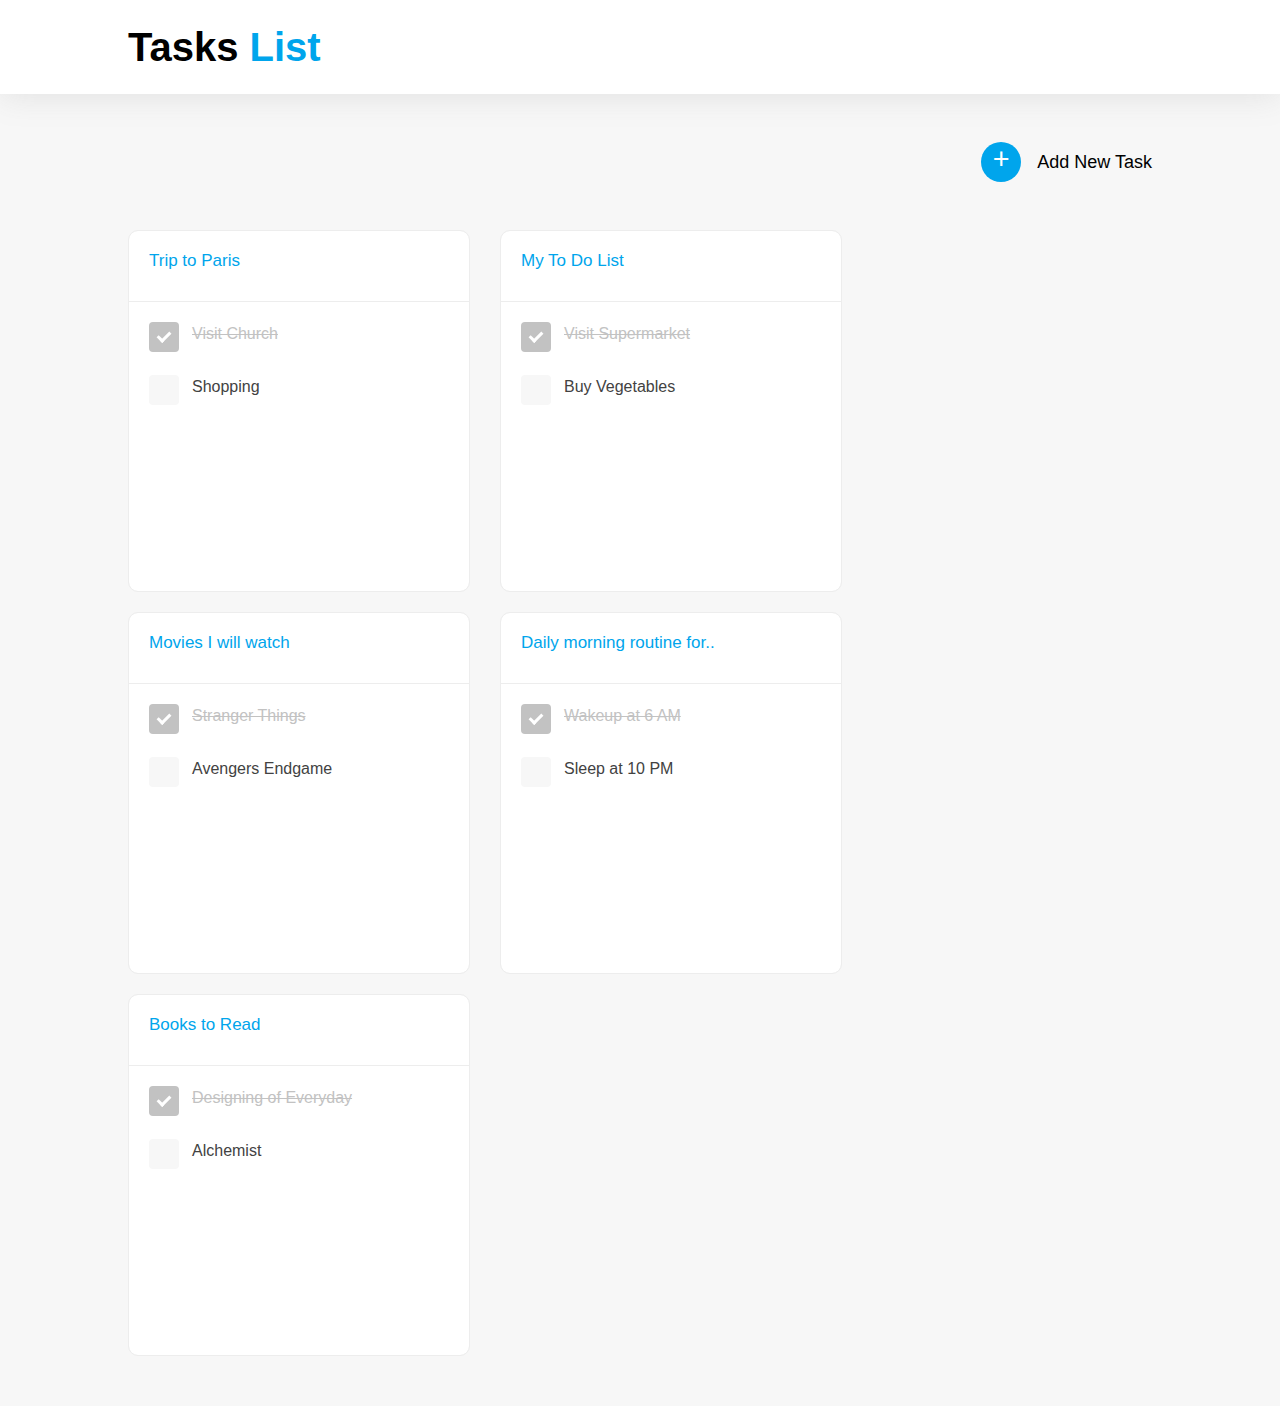
<file: index.html>
<!DOCTYPE html>
<html lang="en">
<head>
    <meta charset="UTF-8">
    <meta http-equiv="X-UA-Compatible" content="IE=edge">
    <meta name="viewport" content="width=device-width, initial-scale=1.0">
    <title>Document</title>
    <link rel="stylesheet" href="index.css">
</head>
<body>
    <div class="header">
        <a href="#open__next__page" class="heading1">Tasks <span class="color__blue">List</span></a>
    </div>
    <div class="add__new__task">
        <a href="#open__next__page" class="add__icon"><span class="plus">+</span></a>
        <a href="#open__next__page" class="items__lists__new1"> Add New Task</a>
    </div>
    <div class="tasks__list__container">
        <a href="index2.html"  class="item">
            <span class="item__name">Trip to Paris</span>
            <div class="tasks">
                <label class="container">
                    <input type="checkbox" checked="checked">
                    <span class="checkmark"></span>
                    <span class="task__name">Visit Church</span>
                </label>
                
            </div>
            <div class="tasks">
                <label class="container">
                    <input type="checkbox">
                    <span class="checkmark"></span>
                    <span class="task__name">Shopping</span>
                </label>
                
            </div>
        </a>
        <a href="index2.html" class="item">
            <span class="item__name">My To Do List</span>
            <div class="tasks">
                <label class="container">
                    <input type="checkbox" checked="checked">
                    <span class="checkmark"></span>
                    <span class="task__name">Visit Supermarket</span>
                </label>
                
            </div>
            <div class="tasks">
                <label class="container">
                    <input type="checkbox">
                    <span class="checkmark"></span>
                    <span class="task__name">Buy Vegetables</span>
                </label>
                
            </div>
        </a>
        <a href="index2.html" class="item">
            <span class="item__name">Movies I will watch</span>
            <div class="tasks">
                <label class="container">
                    <input type="checkbox" checked="checked">
                    <span class="checkmark"></span>
                    <span class="task__name">Stranger Things</span>
                </label>
                
            </div>
            <div class="tasks">
                <label class="container">
                    <input type="checkbox">
                    <span class="checkmark"></span>
                    <span class="task__name">Avengers Endgame</span>
                </label>
               
            </div>
        </a>
        <a href="index2.html" class="item">
            <span class="item__name">Daily morning routine for..</span>
            <div class="tasks">
                <label class="container">
                    <input type="checkbox" checked="checked">
                    <span class="checkmark"></span>
                    <span class="task__name">Wakeup at 6 AM</span>
                </label>
                
            </div>
            <div class="tasks">
                <label class="container">
                    <input type="checkbox">
                    <span class="checkmark"></span>
                    <span class="task__name">Sleep at 10 PM</span>
                </label>
                
            </div>
        </a>
    <a href="index2.html" class="item">
            <span class="item__name">Books to Read</span>
            <div class="tasks">
                <label class="container">
                    <input type="checkbox" checked="checked">
                    <span class="checkmark"></span>
                    <span class="task__name">Designing of Everyday</span>
                </label>
            </div>
            <div class="tasks">
                <label class="container">
                    <input type="checkbox">
                    <span class="checkmark"></span>
                    <span class="task__name">Alchemist</span>
                </label>
                
            </div>
        </a>
        </div>
    </div>
    
    </div>
    <div id="open__next__page">
        <div class="add__new__task__container">
            <div class="add__new__task__header">
                <a href="#" class="new__item">Add New Item</a>
                <a href="index.html" class="cross">&#9587;</a>
            </div>
                <input type="text" placeholder="Learn C++" class="visit__famous__places">
                 
                
            <div class="add__task__button__header">
                <button class="add__button">
                   <a href="index.html" class="btn__text">+ Add Item</a> 
                </button>
            </div>
        </div>
     
    
    
    </div>
</body>
</html>
</file>
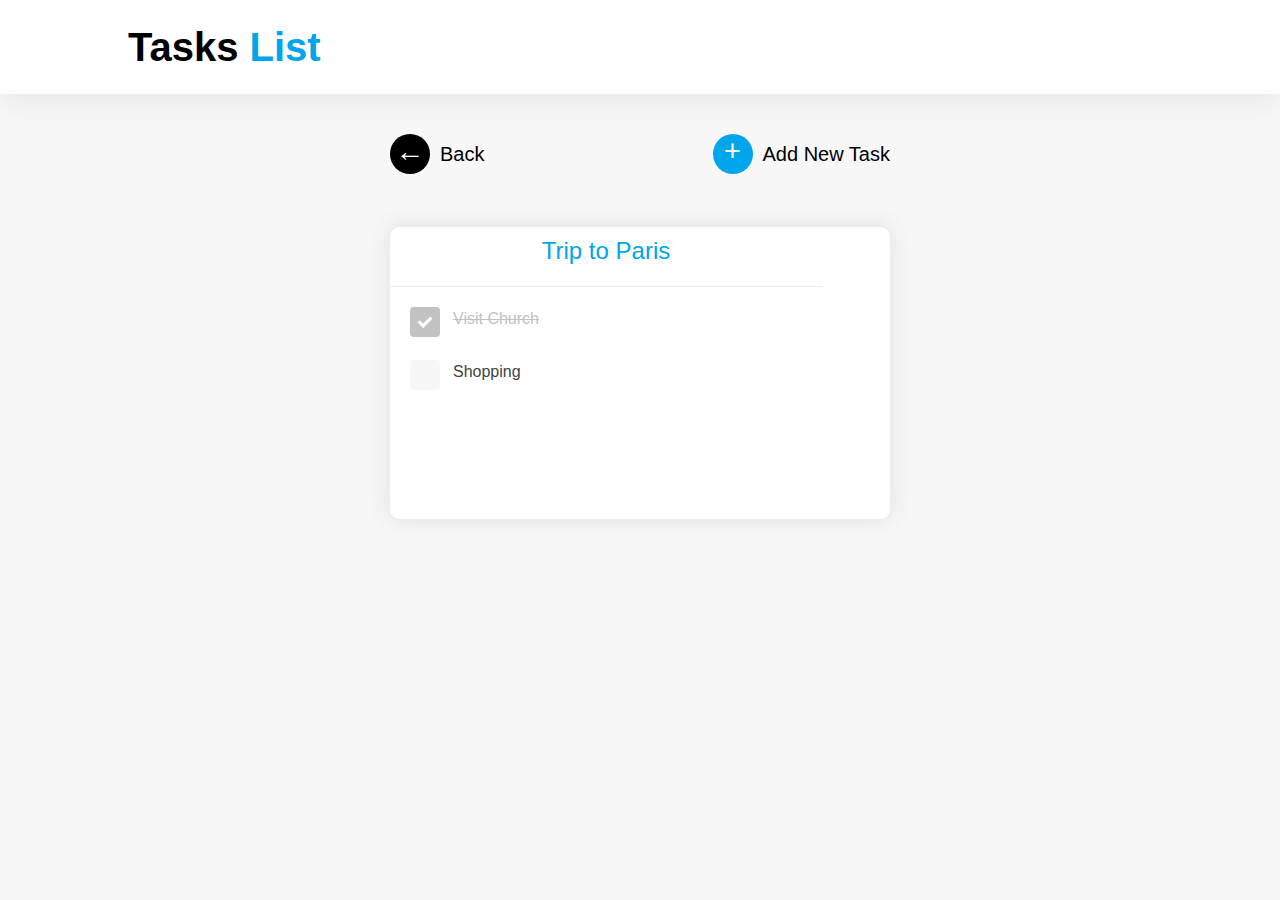
<file: index2.html>
<!DOCTYPE html>
<html lang="en">
<head>
    <meta charset="UTF-8">
    <meta http-equiv="X-UA-Compatible" content="IE=edge">
    <meta name="viewport" content="width=device-width, initial-scale=1.0">
    <title>Document</title>
    <link rel="stylesheet" href="index.css">
</head>
    <style>
        body{
            margin: 0;
            padding: 0;
           
        }
    </style>
    <body>
        <div class="header">
            <a href="#open__next__page" class="heading1">Tasks <span class="color__blue">List</span></a>
        </div>

    <div class="body__container">
        <div class="header2">
            <a href="index.html" class="back__button"><span class="arrow">&#8592</span>Back</a>
            <a href="#open__next__page" class="add__button1"><span class="plus1">+</span><span class="items__lists">Add New Task</span></a>
        </div>
        <a href="#open__next__page" class="main__box">
            <span href="#open__next__page" class="item__name1">Trip to Paris</span>
            <div class="tasks">
                <label class="container">
                    <input type="checkbox" checked="checked">
                    <span class="checkmark"></span>
                    <span class="task__name">Visit Church</span>
                </label>
                
            </div>
            <div class="tasks">
                <label class="container">
                    <input type="checkbox">
                    <span class="checkmark"></span>
                    <span class="task__name">Shopping</span>
                </label>
            </div>
        </a>
    </div>
    <div id="open__next__page">
        <div class="add__new__task__container">
            <div class="add__new__task__header">
        <div class="new__item">Add New Item</div>
        <a href="index2.html" class="cross">&#9587;</a>
            </div>
            <input type="text" placeholder="Visit Famous Places" class="visit__famous__places">
                
            
            <div class="add__task__button__header">
                <button class="add__button">
                   <a href="index.html" class="btn__text">+ Add Item</div> 
                </button>
            </div>
        </div>
    </div>
</body>
</html>
</file>
<file: index.css>
body{
    box-sizing: border-box;
    margin: 0;
    padding: 0;
    background: #F7F7F7 0% 0% no-repeat padding-box;
    font-family: 'Segoe UI', Tahoma, Geneva, Verdana, sans-serif;
}
.container {
    display: flex;
    align-items: center;
    position: relative;
    padding-left: 35px;
    margin-bottom: 12px;
    cursor: pointer;
  
  }

.container input {
    position: absolute;
    opacity: 0;
    cursor: pointer;
    height: 0;
    width: 0;
  }

.checkmark {
    position: absolute;
    top: 0;
    left: 0;
    height: 30px;
    width: 30px;
    border-radius: 4px;
    background: #F7F7F7 0% 0% no-repeat padding-box;
  }
  
.container:hover input ~ .checkmark {
    background-color: #ccc;
  }

.container input:checked ~ .checkmark {
    background-color: #C2C2C2;
  }
 
.checkmark:after {
    content: "";
    position: absolute;
    display: none;
  }
  
.container input:checked ~ .checkmark:after {
    display: block;
  }

.container .checkmark:after {
    left: 11px;
    top: 7px;
    width: 5px;
    height: 10px;
    border: solid white;
    border-width: 0 3px 3px 0;
    -webkit-transform: rotate(45deg);
    -ms-transform: rotate(45deg);
    transform: rotate(45deg);
  }
input:checked ~ .task__name{
    color: #C2C2C2;
    text-decoration: line-through;
}

 .task__name{
    color: #424242;
    font-size: 16px;
    margin-left: 8px;
    padding-top: 3px;
}
.header{
    display: flex;
    align-items: center;
    height: 94px;
    background-color: white;
    box-shadow: 0px 3px 30px #7B7B7B29;
}

.heading1{
    font-size: 2.5rem;
    font-weight: bold;
    margin-left: 8rem;
    text-decoration: none;
    color: black;
}

.color__blue{
    color: #00A5EC;
    text-decoration: none;
    font-size: 2.5 rem;
    font-weight: bold;
}
.add__new__task{
    display: flex;
    align-items: center;
    font-size: 1.3rem;
    font-weight: 400;
    margin-top: 3rem;
    margin-bottom: 3rem;
    justify-content: flex-end;
    margin-right: 8rem;
    font-size: 18px;
    text-decoration: none;
}
.items__lists__new1{
    text-decoration: none;
    color: black;
}

.add__icon{
    display: flex;
    justify-content: center;
    align-items: center;
    color: white;
    border-radius: 50%;
    height: 40px;
    width: 40px;
    background-color:  #00A5EC;
    margin-right: 1rem;
    cursor: pointer;
    text-decoration: none;
}

.plus{
    display: flex;
    align-items: center;
    justify-content: center;
    font-size: 1.8rem;
    cursor: pointer;
    padding-bottom: 5px;
}

.tasks__list__container{
    display: flex;
    flex-wrap: wrap;
    padding: 0 7rem 0 8rem;
    margin-bottom:30px;
    /* margin-left: 40px; */
    margin-top: 25px;
    
}

.item{
    width: 340px;
    height: 360px;
    background: #FFFFFF 0% 0% no-repeat padding-box;
    border: 1px solid #EDEDED;
    display: block;
    border-radius: 10px;
    margin-right: 30px;
    margin-bottom: 20px;
    text-decoration: none;
    
}
.item:hover{
    box-shadow: 0px 0px 20px #67676729;
}
.item__name{
    padding: 20px 0 20px 20px;
    height: 30px;
    color: #00A5EC;
    font-weight: 500;
    border-bottom: 1px solid #EDEDED;
    font-size: 17px;
    text-decoration: none;
    /* margin-top:10px; */
    display: block;
}
.tasks{
    display: flex;
    align-items: center;
    padding: 20px 0 0px 20px;
}
.checkbox__container{
    display: flex;
    justify-content: center;
    align-items: center;
    width: 30px;
    height: 30px;
    border-radius: 4px;
    cursor: pointer;
    margin-right: 16px;
}
.checked__background{
    background: #C2C2C2 0% 0% no-repeat padding-box;
    text-decoration: none;
}
.unchecked__background{
    background: #F7F7F7 0% 0% no-repeat padding-box;
    border: 1px solid #EDEDED;
}
.checkbox{
    font-size: 18px;
    color: white;
}
.completed__task__name{
    color: #C2C2C2;
    text-decoration: line-through;
    font-size: 14px;
}
.uncompleted__task__name{
    color: #424242;
    font-size: 14px;
    text-decoration: none;
}



#add__new__task{
    display: flex;
    justify-content: center;
    align-items: center;
    position: fixed;
    top: 0;
    bottom: 0;
    left: 0;
    right: 0;
    transition: opacity 500ms;
    background: rgba(0, 0, 0, 0.7);
    visibility: hidden;
    /* text-decoration: none; */
    }
        
#add__new__task:target{
    visibility: visible;
        }
        
.add__new__task__container{
    width: 500px;
    height: 250px;
    /* UI Properties */
    background: #FFFFFF 0% 0% no-repeat padding-box;
    box-shadow: 0px 0px 20px #67676729;
    border: 1px solid #EDEDED;
    border-radius: 10px;
    padding: 0 16px;
        }
        
.add__new__task__header{
    height: 60px;
    border-bottom: 1px solid #EDEDED;
    display: flex;
    align-items: center;
    justify-content: space-between;
        }
        
.cross{
    color: black;
    font-size: 20px;
    }
        
.new__item{
    color: #404040;
    font-size: 22px;
    font-weight: 500;
    text-decoration: none;
    
        }
        
.visit__famous__places{
    width: 100%;
   
    /* display: block; */
    height: 40px;
    /* UI Properties */
    background: #F7F7F7 0% 0% no-repeat padding-box;
    border: 1px solid #EDEDED;
    border-radius: 4px;
    margin-top: 32px;
    display: flex;
    align-items: center;
    color: #858585;
    text-decoration: none;
    font-size: 16px;
        }
        
.add__task__button__header{
    display: flex;
    justify-content: flex-end;
    margin-top: 32px;
        }
        
.add__button{
    width: 180px;
    height: 48px;
    /* UI Properties */
    background-color: dodgerblue;
    /* background: #00A5EC 0% 0% no-repeat padding-box; */
    border-radius: 4px;
    border: none;
    text-decoration: none;
        }
.btn__text{
    color: white;
    font-size: 18px;
    text-decoration: none;
   
        }

.newClass{
     display: flex;
     align-items: center;
    justify-content: center;
    height: 100vh;
        }

.items__lists{
   color: black;
   font-size: 20px;
        }

.header1 {
    font-family: 'Segoe UI', Tahoma, Geneva, Verdana, sans-serif;
    background: #FFFFFF 0% 0% no-repeat padding-box;
    padding-left: 100px;
    height: 94px;
    display: flex;
    align-items: center;
    height: 94px;
    background-color: white;
    box-shadow: 0px 3px 30px #7B7B7B29;
    } 

.text__decor1{
    text-decoration: none;
    color: black;
        }
        
.color__blue1{
        color: #00A5EC;
        margin-left: 10px;
        
        }

.body__container{
        display: flex;
        align-items: center;
        flex-direction: column;
        }
.arrow{
    color:white;
    background-color: black;
    display: flex;
    height: 35px;
    width: 40px;
    margin-right: 10px;
    border-radius: 50%;
    justify-content: center;
    align-items: center;
    padding-bottom: 5px;
    font-size: 1.8rem;
    }

.header2{
    width:500px;
    display: flex;
    justify-content: space-between;
    margin-top: 36px;
    margin-bottom: 48px;
        }

.back__button{
    text-decoration: none;
    color:black;
    display: flex;
    justify-content: center;
    align-items: center;
    font-size: 20px;
        }

.add__button{
    text-decoration: none;
    color: black;
    display: flex;
    justify-content: center;
    align-items: center;
            
         }
.plus1{
    color:white;
    background-color: #00A5EC;
    display: flex;
    height: 35px;
    width: 40px;
    margin-right: 10px;       
    border-radius: 50%;
    justify-content: center;
    align-items: center;
    font-size: 1.8rem;
    padding-bottom: 5px;
        }

.main__box{
    width: 500px;
    height: 292px;
    /* UI Properties */
    background: #FFFFFF 0% 0% no-repeat padding-box;
    box-shadow: 0px 0px 20px #67676729;
    border: 1px solid #EDEDED;
    border-radius: 10px;
    opacity: 1;
    text-decoration: none;
            }

.item__name1{
        top: 261px;
        left: 615px;
         width: 432px;
        height: 49px;
        border-bottom: 1px solid #EDEDED;
        display: block;
        text-align: center;
        font-size: x-large;
        font-weight: 500;
        font: normal normal medium 24px/29px Inter;
        letter-spacing: 0px;
        color: #00A5EC;
        opacity: 1;
        text-decoration: none;
        margin-top: 10px;
    }

.tasks{
    display: flex;
    align-items: center;
    padding: 20px 0 0px 20px;
}

.checkbox__container1{
    display: flex;
    justify-content: center;
    align-items: center;
    width: 30px;
    height: 30px;
    border-radius: 4px;
    cursor: pointer;
    margin-right: 16px;
    text-decoration: none;
    
}

.checked__background1{
    background: #C2C2C2 0% 0% no-repeat padding-box;
    text-decoration: none;
}
.unchecked__background1{
    background: #F7F7F7 0% 0% no-repeat padding-box;
    border: 1px solid #EDEDED;
}
.checkbox1{
    font-size: 18px;
    color: white;
    
}
.completed__task__name1{
    color: #C2C2C2;
    text-decoration: line-through;
    font-size: 14px;
    
}
.uncompleted__task__name1{
    color: #424242;
    font-size: 14px;
    text-decoration: none;
}
 

.add__button1{
    height: 48px;
    /* UI Properties */
    border-radius: 4px;
    border: none;
    text-decoration: none;
    display: flex;
    align-items: center;
    
    }
    
#open__next__page{
        background-color: rgba(0,0,0,0.7);
        position: fixed;
        top : 0;
        left : 0;
        right : 0;
        bottom: 0;
        visibility: hidden;  
        display: flex;
        justify-content: center;
        align-items: center;
    }
    
#open__next__page:target{
    visibility: visible;
    }
</file>
